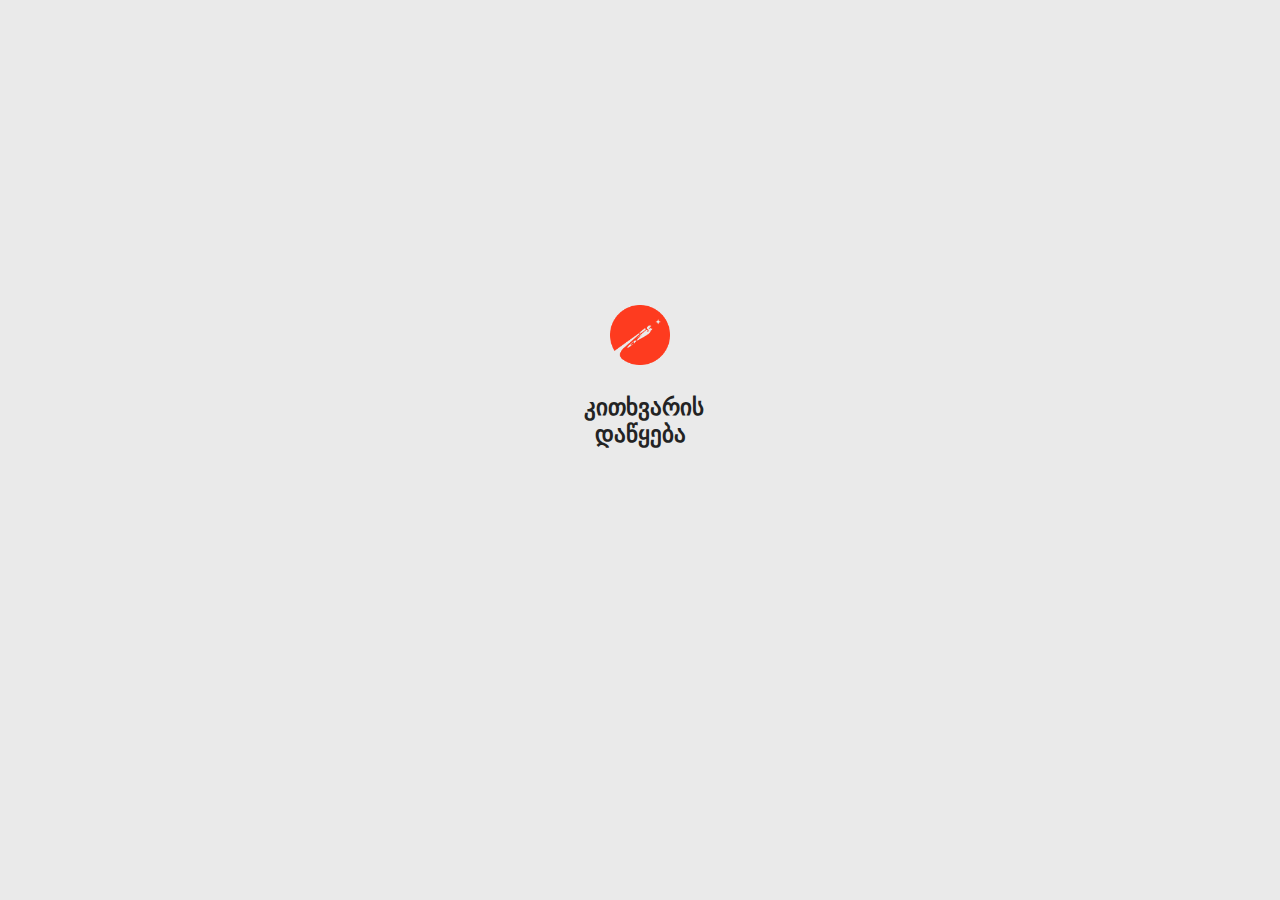
<file: index.html>
<!DOCTYPE html>
<html>

<head>
  <link rel="stylesheet" type="text/css" href="css/style.css" />
  <link rel="stylesheet" type="text/css" href="css/ionicons.min.css" />
  <link rel="stylesheet" href="//cdn.web-fonts.ge/fonts/bpg-ingiri-arial/css/bpg-ingiri-arial.min.css">

</head>

<body>
  <div class="start-page">
    <div class="logo">
      <img src="img/logo 1.png" />
    </div>
    <div class="next-page">
      <a href="page2.html">კითხვარის დაწყება</a>
    </div>
  </div>
</body>
</head>

</html>
</file>
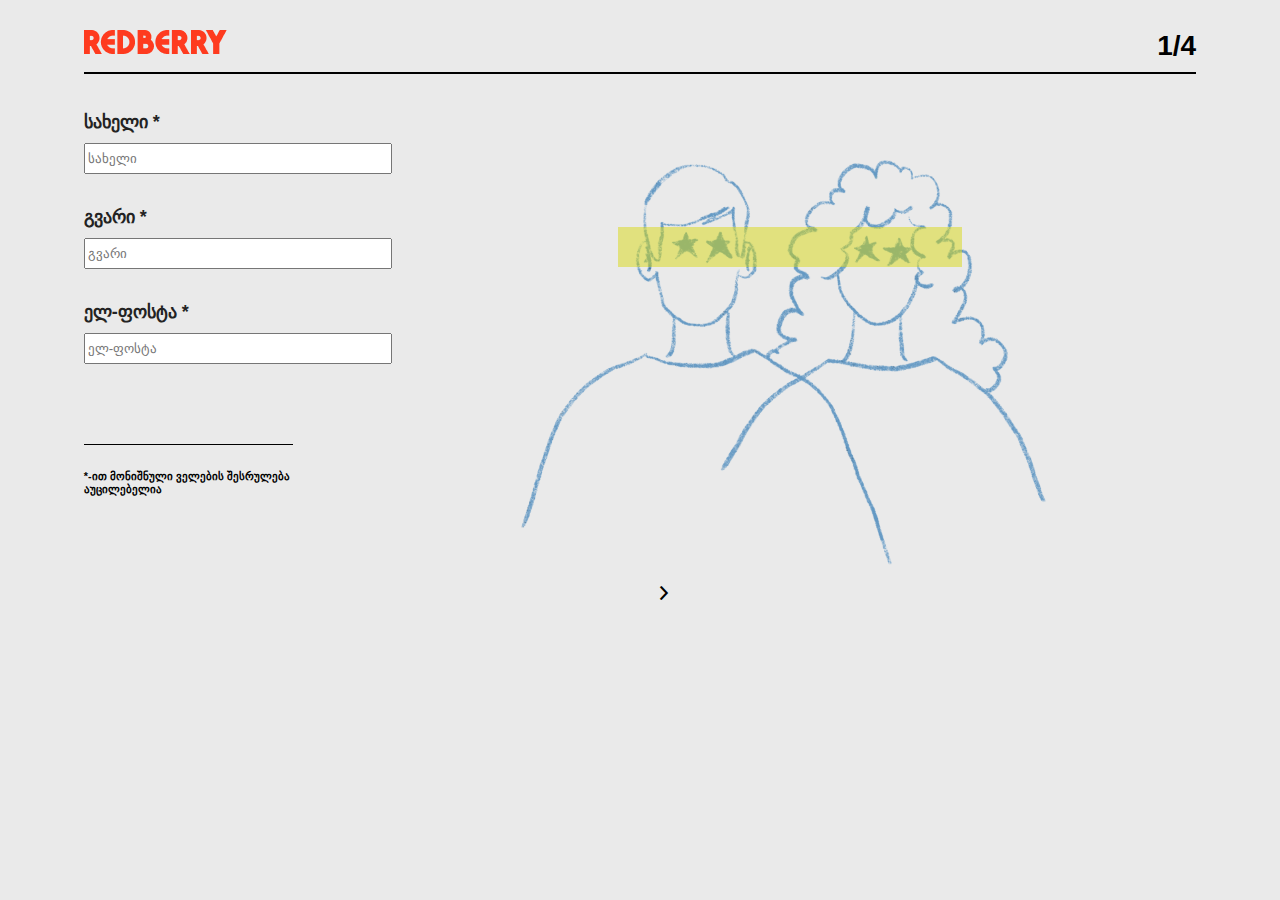
<file: page2.html>
<!DOCTYPE html>
<html>

<head>
    <link rel="stylesheet" type="text/css" href="css/style.css" />
    <link rel="stylesheet" type="text/css" href="css/ionicons.min.css" />
    <link rel="stylesheet" href="//cdn.web-fonts.ge/fonts/bpg-ingiri-arial/css/bpg-ingiri-arial.min.css">

</head>

<body>
    <div class="container">
        <div class="head">
            <div class="redbery">
                <img src="img/logo.png" />
            </div>
            <div class="pager">
                <span>1/4</span>
            </div>
        </div>
        <div class="main-content">
            <form class="contact-info">
                <div class="margin">
                    <h4>სახელი *</h4>
                    <input name="name" id="name" placeholder="სახელი" required>
                </div>
                <div class="margin">
                    <h4>გვარი *</h4>
                    <input name="f-name" id="f-name" placeholder="გვარი" required>
                </div>
                <div class="margin">
                    <h4>ელ-ფოსტა *</h4>
                    <input name="email" id="email" placeholder="ელ-ფოსტა" required>
                </div>
                <div class="warning">
                    <h6>*-ით მონიშნული ველების შესრულება აუცილებელია</h6>
                </div>
            </form>
            <div class="right-img">
                <div class="animation-box"></div>
                <img src="img/scan2.png">
            </div>
        </div>

    </div>
    <div class="arrows">
        <a href="page3.html">
            <i class="ion-chevron-right icon">
            </i>
        </a>

    </div>

</body>


</html>
</file>
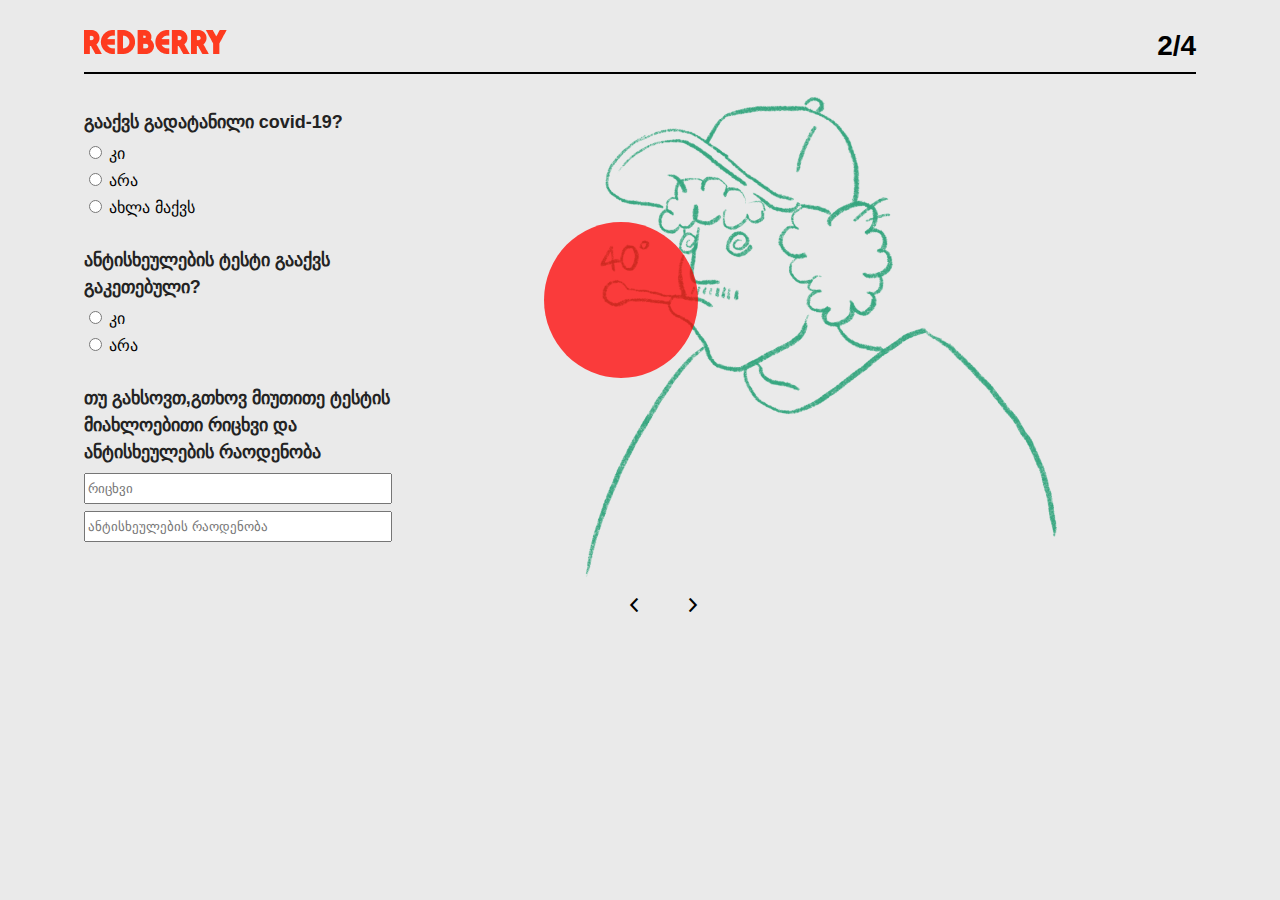
<file: page3.html>
<!DOCTYPE html>
<html>

<head>
    <link rel="stylesheet" type="text/css" href="css/style.css" />
    <link rel="stylesheet" type="text/css" href="css/ionicons.min.css" />
    <link rel="stylesheet" href="//cdn.web-fonts.ge/fonts/bpg-ingiri-arial/css/bpg-ingiri-arial.min.css">
</head>

<body>
    <div class="container">
        <div class="head">
            <div class="redbery">
              <img src="img/logo.png"/>
            </div>
            <div class="pager">
                <span>2/4</span>
            </div>
        </div>
        <div class="main-content">
            <form class="contact-info">
                <div class="margin">
                <h4>გააქვს გადატანილი covid-19?</h4>
                <div class="radio">
                    <input type="radio" name="covid-status" id="yes">
                    <label for="yes">კი</label>
                </div>
                <div class="radio">
                    <input type="radio" name="covid-status" id="no">
                    <label for="no">არა</label>

                </div>
                <div class="radio">
                    <input type="radio" name="covid-status" id="now">
                    <label for="now">ახლა მაქვს</label>
                </div>
                </div>
                <div class="margin">
                <h4>ანტისხეულების ტესტი გააქვს გაკეთებული?</h4>
                <div class="radio">
                    <input type="radio" name="antigen-test" id="antigen-yes">
                    <label for="antigen-yes">კი</label>
                </div>
                <div class="radio">
                    <input type="radio" name="antigen-test" id="antigen-no">
                    <label for="anitgen-no">არა</label>
                </div>
            </div>
                <div class="margin">
                <h4>თუ გახსოვთ,გთხოვ მიუთითე ტესტის მიახლოებითი რიცხვი და ანტისხეულების რაოდენობა</h4>
                <input name="anitgen-result" id="antigen-date" placeholder="რიცხვი" required>
                <h4></h4>
                <input name="antigen-result" id="antigen-number" placeholder="ანტისხეულების რაოდენობა" required>
            </div>
            </form>
           <div class="right-img">
                <div class="animation"></div>
                <img src="img/vaccinate2.png">
                <div class="change-opacity">
                    <img src="img/scan2.png">
                </div>
            </div>
        </div>
        <div class="arrows">
            <a href="page2.html">
                <i class="ion-chevron-left icon"></i>
            </a>
            <a href="page4.html">
                <i class="ion-chevron-right icon"></i>
            </a>
        </div>
</body>
</html>
</file>
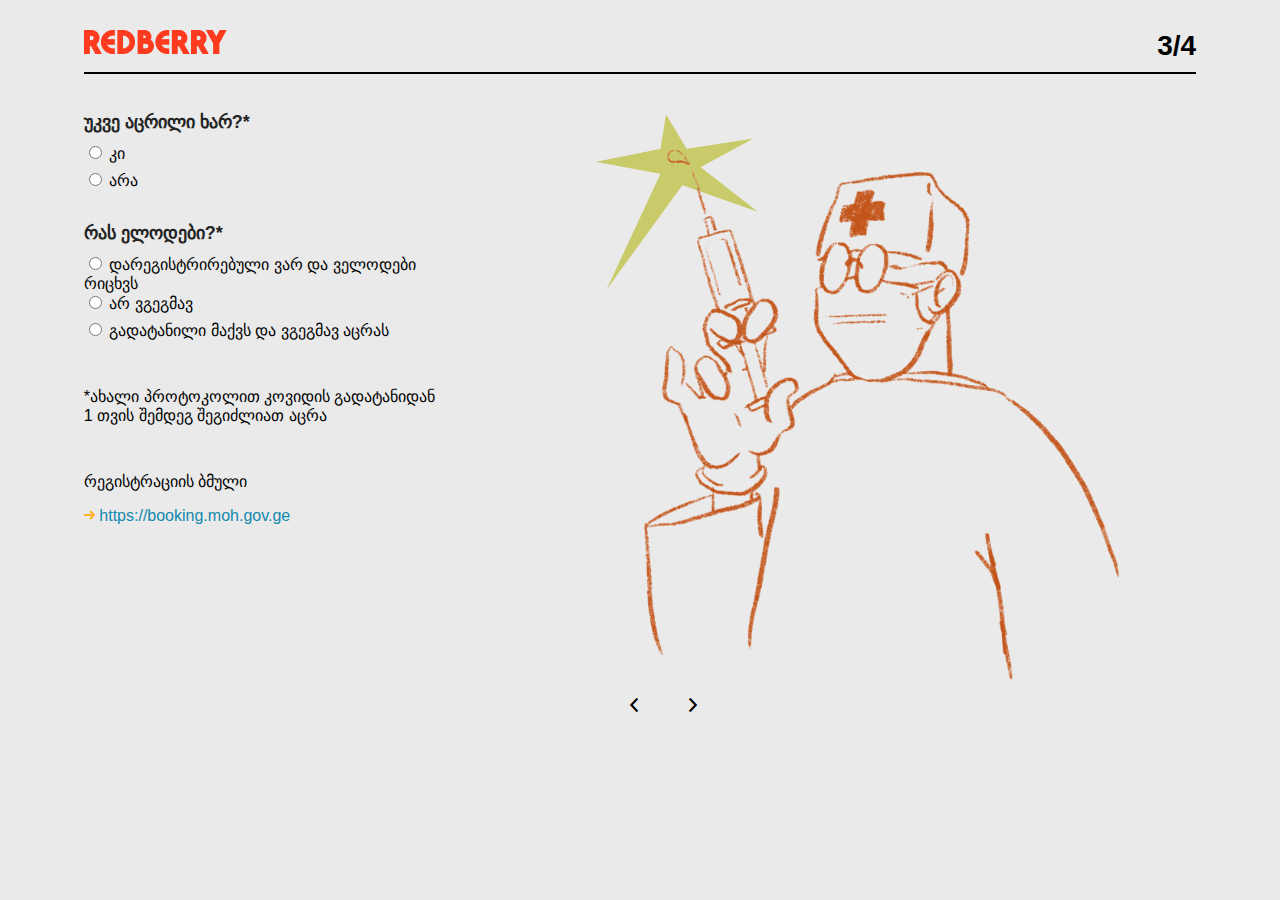
<file: page4.html>
<!DOCTYPE html>
<html>

<head>
    <link rel="stylesheet" type="text/css" href="css/style.css" />
    <link rel="stylesheet" type="text/css" href="css/ionicons.min.css" />
    <link rel="stylesheet" href="//cdn.web-fonts.ge/fonts/bpg-ingiri-arial/css/bpg-ingiri-arial.min.css">

</head>

<body>
    <div class="container">
        <div class="head">
            <div class="redbery">
                <img src="img/logo.png" />
            </div>
            <div class="pager">
                <span>3/4</span>
            </div>
        </div>
        <div class="main-content">
            <form class="contact-info">
                <div class="margin">
                    <h4>უკვე აცრილი ხარ?*</h4>
                    <div class="radio">
                        <input type="radio" name="vacc-status" id="vacc-yes">
                        <label for="vacc-yes">კი</label>
                    </div>
                    <div class="radio">
                        <input type="radio" name="vacc-status" id="vacc-no">
                        <label for="vacc-no">არა</label>
                    </div>
                </div>
                <div class="margin">
                    <h4>რას ელოდები?*</h4>
                    <input type="radio" name="vacc-date" id="registered_waiting">
                    <label for="registered_waiting">დარეგისტრირებული ვარ და ველოდები რიცხვს</label>
                    <div class="radio">
                        <input type="radio" name="vacc-date" id="dont-plan">
                        <label for="dont-plan">არ ვგეგმავ</label>
                    </div>
                    <div class="radio">
                        <input type="radio" name="vacc-date" id="planning">
                        <label for="planning">გადატანილი მაქვს და ვგეგმავ აცრას</label>
                    </div>
                </div>
                <div class="registration-link">
                    <p>*ახალი პროტოკოლით კოვიდის გადატანიდან 1 თვის შემდეგ შეგიძლიათ აცრა</p>
                    <p>რეგისტრაციის ბმული</p>
                    <i class="ion-arrow-right-c next"></i>
                    <a href="https://booking.moh.gov.ge">https://booking.moh.gov.ge</a>
                </div>
            </form>
            <div class="right-img">
                <img src="img/star.png" class="animation-image" />
                <img src="img/doctor2.png" class="doctor-img">
            </div>
        </div>
    </div>
    <div class="arrows">
        <a href="page3.html">
            <i class="ion-chevron-left icon"></i>
        </a>
        <a href="page5.html">
            <i class="ion-chevron-right icon"></i>
        </a>
    </div>
</body>

</html>
</file>
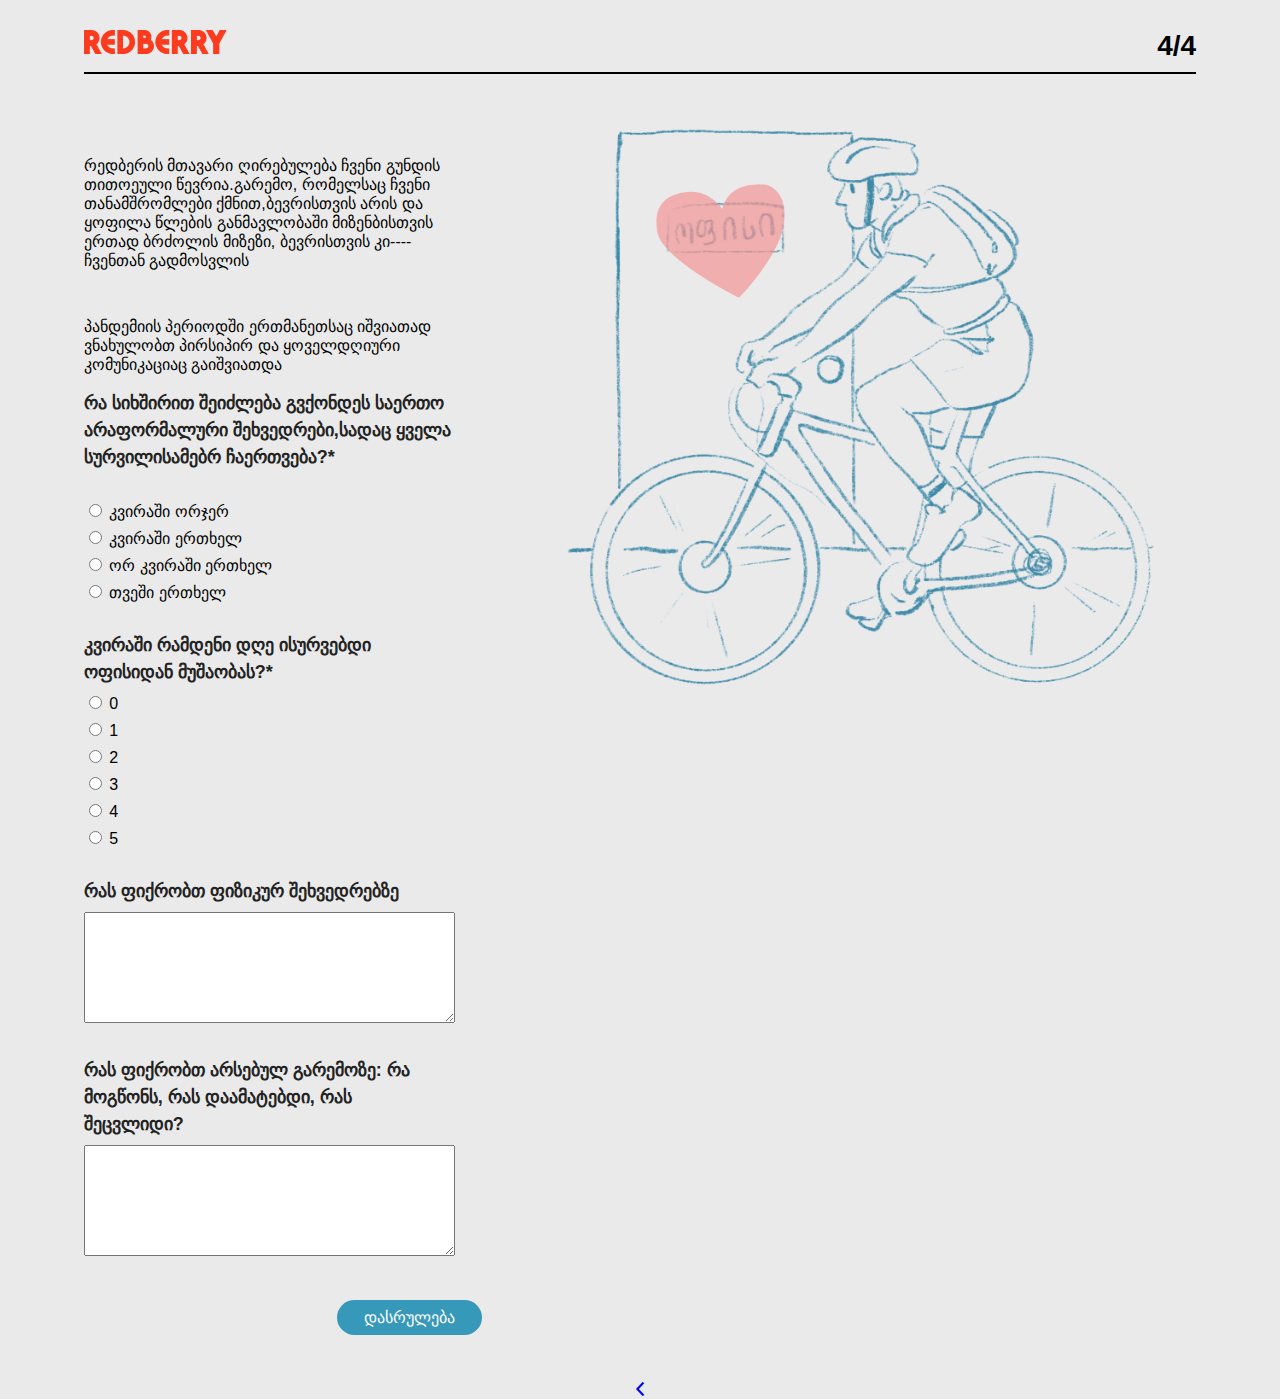
<file: page5.html>
<!DOCTYPE html>
<html>

<head>
    <link rel="stylesheet" type="text/css" href="css/style.css" />
    <link rel="stylesheet" type="text/css" href="css/ionicons.min.css" />
    <link rel="stylesheet" href="//cdn.web-fonts.ge/fonts/bpg-ingiri-arial/css/bpg-ingiri-arial.min.css">
</head>

<body>
    <div class="container">
        <div class="head">
            <div class="redbery">
                <img src="img/logo.png" />
            </div>
            <div class="pager">
                <span>4/4</span>
            </div>
        </div>
        <div class="main-content">
            <form class="contact-info">
                <div class="margin">
                    <p>რედბერის მთავარი ღირებულება ჩვენი გუნდის თითოეული წევრია.გარემო, რომელსაც ჩვენი თანამშრომლები
                        ქმნით,ბევრისთვის არის და ყოფილა წლების განმავლობაში მიზენბისთვის ერთად ბრძოლის მიზეზი,
                        ბევრისთვის კი----ჩვენთან გადმოსვლის</p>
                    <p>პანდემიის პერიოდში ერთმანეთსაც იშვიათად ვნახულობთ პირსიპირ და ყოველდღიური კომუნიკაციაც გაიშვიათდა
                    </p>
                    <h4>რა სიხშირით შეიძლება გვქონდეს საერთო არაფორმალური შეხვედრები,სადაც ყველა სურვილისამებრ
                        ჩაერთვება?*</h4>
                </div>
                <div class="margin">
                    <div class="radio">
                        <input type="radio" name="your-opinion" id="twice-week">
                        <label for="twice-week">კვირაში ორჯერ</label>
                    </div>
                    <div class="radio">
                        <input type="radio" name="your-opinion" id="once-week">
                        <label for="once-week">კვირაში ერთხელ</label>

                    </div>
                    <div class="radio">
                        <input type="radio" name="your-opinion" id="once-two-week">
                        <label for="once-two-week">ორ კვირაში ერთხელ</label>

                    </div>
                    <div class="radio">
                        <input type="radio" name="your-opinion" id="once-month">
                        <label for="once-month">თვეში ერთხელ</label>
                    </div>
                </div>
                <div class="margin">
                    <h4>კვირაში რამდენი დღე ისურვებდი ოფისიდან მუშაობას?*</h4>
                    <div class="radio">
                        <input type="radio" name="office-time" id="0">
                        <labe for="0">0</labe>
                    </div>
                    <div class="radio">
                        <input type="radio" name="office-time" id="1">
                        <label for="1">1</label>
                    </div>
                    <div class="radio">
                        <input type="radio" name="office-time" id="2">
                        <label for="2">2</label>
                    </div>
                    <div class="radio">
                        <input type="radio" name="office-time" id="3">
                        <label for="3">3</label>
                    </div>
                    <div class="radio">
                        <input type="radio" name="office-time" id="4">
                        <label for="4">4</label>
                    </div>
                    <div class="radio">
                        <input type="radio" name="office-time" id="5">
                        <label for="5">5</label>
                    </div>
                </div>
                <div class="margin">
                    <h4>რას ფიქრობთ ფიზიკურ შეხვედრებზე</h4>
                    <textarea class="frames"></textarea>
                </div>
                <div class="margin">
                    <h4>რას ფიქრობთ არსებულ გარემოზე:
                        რა მოგწონს, რას დაამატებდი, რას შეცვლიდი?
                    </h4>
                    <textarea class="frames"></textarea>
                </div>
            </form>
            <div class="img-wrapper">
                <img src="img/bike.png" class="final-img" />
                <img src="img/main logo.png" class="final-animation" />
            </div>
        </div>
    </div>
    <div class="last-arrow">
        <a href="page4.html">
            <i class="ion-chevron-left icon"></i>
        </a>
    </div>
    <div class="finish-button">
        <a href="page6.html">დასრულება</a>
    </div>
</body>

</html>
</file>
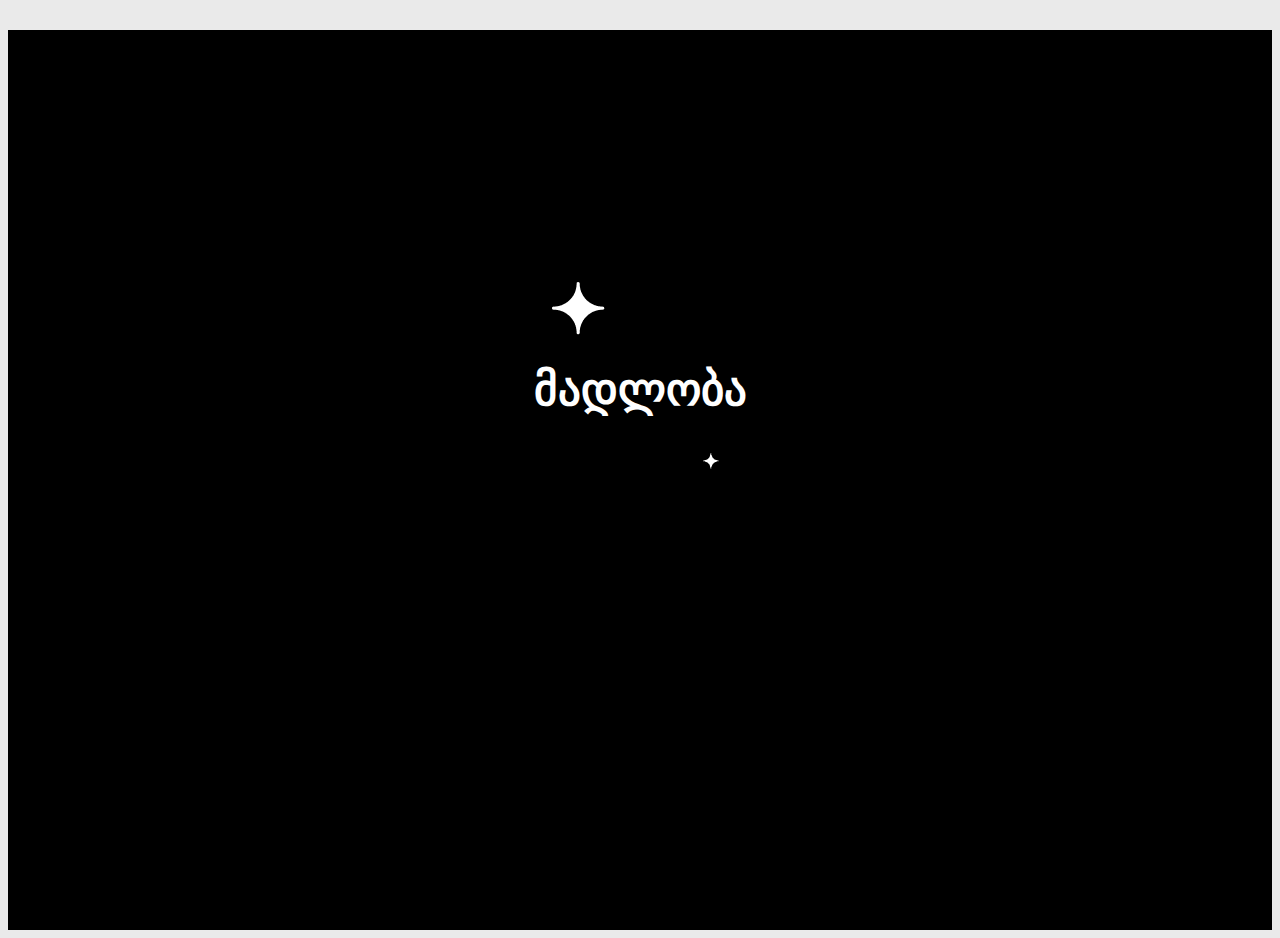
<file: page6.html>
<!DOCTYPE html>
<html>

<head>
  <link rel="stylesheet" type="text/css" href="css/style.css" />
  <link rel="stylesheet" type="text/css" href="css/ionicons.min.css" />
  <link rel="stylesheet" href="//cdn.web-fonts.ge/fonts/bpg-ingiri-arial/css/bpg-ingiri-arial.min.css">
</head>
<body>
  <div class="background">
    <h1>მადლობა</h1>
 <div class="star-icon-one star">
      <img src="img/littlestar.png" style="width: 16px;" />
    </div>
    <div class="star-icon-two star">
      <img src="img/littlestar.png" />
    </div>
  </div>
  <!-- <div class="heart-shape"></div> -->

   

</body>
</html>
</file>
<file: css/style.css>
a, p, h1, h2, h3, h4, h5, h6,li,span, div {
    font-family: "BPG Ingiri Arial", sans-serif;
}
body {
    background-color: #EAEAEA;
}
.margin {
    margin-bottom: 30px;
}

.margin h4 {
    margin-top: 0px;
    font-weight: bold;
    font-size: 18px;
    line-height: 27px;
    color: #232323
}

/*------------------start page and logos ----------------*/

.logo {
    width: 61px;
    margin: auto;
    position: relative;
    top: 297px;
}
 


.logo img {

    height: 60px;  
}

.next-page a {
    text-decoration: none;
    color: black;
    font-weight: bold;
    font-size: 23px;
    color: #232323;
}

.next-page a:hover {
    text-shadow: 3px 3px white;
}
.next-page {
    margin: 0 auto;
    width: 113px;
    position: relative;
    top: 322px;
    text-align: center;
    
}

.next-page a:hover {
   
}



/*------------------ start page and logos ----------------*/





/*------------------PAGE  2 ----------------*/

.container {
    width: 88%;
    margin: 0 auto;
    margin-top: 30px;
}



.head {
    display: flex;
    border-bottom: solid 2px;
    margin-bottom: 35px;

}

.redbery {
    flex-basis: 100%;
    color: red;
    margin-bottom: 14px;
}

.pager {
    flex-basis: 0%;
    position: relative;
    

}

.pager span {
    font-size: 28px;
    font-weight: bold;

}

.redbery h1 {
    font-weight: bold;
    

}


.contact-info {
    width: 40%;    
}


.contact-info h4 {
    margin-bottom: 7px
}

.contact-info input {
    width: 300px;
    height: 25px

}


.warning  {
    border-top: solid 1px;
    width: 209px;
    margin-top: 80px;
 

}

.right-img img {
    
margin: -40px 105px; 
width: 600px;
   
}
.right-img {
    position: relative;
 
}
.animation-box {
    background-color: #d7d7097a;
    height: 40px;
    position: absolute;
    animation-duration: 2s;
    animation-name: slidein;
    animation-iteration-count: 1;
    animation-timing-function: ease-in-out;
    width: 344px;
    left: 226px;
    top: 118px;
}



.main-content {
    display: flex;
    justify-content: space-between;
}


.arrows {
    position: relative;
    cursor: pointer;
    text-align: center;
  
    
}

.arrows i {
    margin-left: 47px;
   
}






/*------------------PAGE  2 ----------------*/





/*------------------PAGE  3 ----------------*/





.contact-info input[type="radio"] {
    width: auto !important;
    height: auto !important;

}
 
.radio {

    margin-bottom: 7px;
}


.animation {
    background-color: #ff0000bf;
    border-radius: 50%;
    position: absolute;
    animation-duration: 2s;
    animation-name: slidedown;
    animation-iteration-count: 1;
    animation-timing-function: ease-in-out;
    height: 156px;
    width: 154px;
    top: 113px;
    left: 152px;
}

.change-opacity {

    position: absolute;
    top: 0;
    animation-duration: 1s;
    animation-name: changeopacity;
    animation-iteration-count: 1;
    animation-timing-function: ease-in-out;
    opacity: 0;
}



/*------------------PAGE  3 ----------------*/










/*------------------PAGE  4 ----------------*/


.contact-info p {
    width: 360px;
    margin-top: 47px;
}
.registration-link i {
    color: rgb(255, 178, 35);
}
.registration-link a {
    color: #1289AE;
    text-decoration: none;
}

.arrows a {
    list-style: none;
    text-decoration: none;
    color: black;
}


.doctor-img {
    margin: 1px 105px !important;
 
    position: relative;
}
.animation-image {
    width: 20% !important;
    top: 45px;
    left: 47px;
    z-index: 0;
    position: absolute;

}
.link-id a {
    text-decoration: none;
    color: blue;
}
.link-id p {
    font-weight: bold;
}
.link-id {
    width: 355px;
    margin-left: 26px;
    margin-top: 29px;
}







/*------------------PAGE  4 ----------------*/







/*------------------PAGE  5 ----------------*/


.final-img {
    margin: 1px 105px !important;
    width: 600px;
    position: relative;
   
}
.final-animation {  
    width: 16%;
    top: 75px;
    left: 201px;
    position: absolute;
    opacity: 0.7;
    animation-duration: 2s;
    animation-name: bringitdown;
    animation-iteration-count: 1;
    animation-timing-function: ease-in-out;
}
.img-wrapper {
    position: relative;
}


.frames {
    width: 365px;
    height: 105px;
}
 
    


 .finish-button  {
   
    width: 474px;
    text-align: right;
}
.finish-button a {
    text-decoration: none;
    color: white;
    padding: 9px 27px;
    background-color: #3799b9;
    border-radius: 50px;

}

/*------------------PAGE  5 ----------------*/









/*------------------PAGE  6 ----------------*/

.background {
    width: 100%;
    height: 100vh;
    background-color: black;
    /* animation-name: backgroundopacity;
    animation-duration: 2s;
    animation-iteration-count: 1;
    animation-timing-function: ease-in-out; */
    position: relative;
}




.background h1 {
    color: white;
    position: relative;
    top: 37%;
    text-align: center;
    font-size: 45px;
}
.last-arrow {
    position: relative;
    cursor: pointer;
    text-align: center;
    top: 91px;
  
}


 
/* .star {
    animation-name: staropacity;
    animation-duration: 2s;
    animation-iteration-count: 1;
    animation-timing-function: ease-in-out;
} */
.star-icon-one {
    width: 16px;  
    position: absolute;
    top: 47%;
    color: white;
    left: 55%;
    animation-name: movestartwo;
    animation-duration: 2s;
    animation-iteration-count: 1;
    animation-timing-function: ease-in-out;

}


.star-icon-two {
    color: white;
    position: absolute;
    top: 28%;
    left: 43%;
    animation-name: movestarone;
    animation-duration: 2s;
    animation-iteration-count: 1;
    animation-timing-function: ease-in-out;


}

.heart-shape{
    position: relative;
    width: 200px;
    height: 200px;
    -webkit-transform: rotate(45deg);
    -moz-transform: rotate(45deg);
    -ms-transform: rotate(45deg);
    -o-transform: rotate(45deg);
    transform: rotate(45deg);
    background-color: rgba(250,184,66, 1);
  }
  .heart-shape:before,
  .heart-shape:after{
    position: absolute;
    width: 200px;
    height: 200px;
    content: '';
    -webkit-border-radius: 50%;
    -moz-border-radius: 50%;
    -o-border-radius: 50%;
    border-radius: 50%;
    background-color: rgba(250,184,66, 1);
  }
  .heart-shape:before{
    bottom: 0px;
    left: -100px;
  }
  .heart-shape:after{
    top: -100px;
    right: 0px;
  }



/*------------------PAGE  6 ----------------*/








/*---------------------------------------------- ANIMATIONS---------------------------------------- */
@keyframes slidein {
    from {width: 0px; left: 209px; top: 136px;}
    50% {width: 100px;}
    75% {width: 250px;}
    to {width: 344px; left: 226px; top: 118px;}

}


@keyframes slidedown {
    from {width: 420px; height: 80px; left: 226px; top: 61px; background-color: #ff00007d;}
    /* 50% {width: px;}
    75% {width: px;} */
    to {height: 156px; width: 154px; left: 152px; top: 113px; background-color: #ff0000bf;}
    
}
@keyframes changeopacity {
    from {opacity: 1;}
    to {opacity: 0;}
}

@keyframes bringitdown {
    from {left: 150px; top: 15px; width: 31%; }
    to {width: 16%; top: 75px; left: 201px;}    
   
}

/* @keyframes staropacity {
    from {opacity: 0;}
    to {opacity: 1;}
} */

@keyframes movestarone {
    from {top: 30%; opacity: 0; }
    to {top: 28%; opacity: 1;}
}

@keyframes movestartwo {
    from {top: 41%; left: 52%; opacity: 0;}
    to {top: 47%; left: 55%; opacity: 1;}
}

@keyframes backgroundopacity {
    from {opacity: 0;}
    to {opacity: 1;}
}

/* @keyframes growth {
    from {width: 21%; opacity: 1;}
    50% {width: 50%; opacity: 0.5;}
    to {width: 100%; opacity: 0;}
} */
/*---------------------------------------------- ANIMATIONS---------------------------------------- */
</file>
